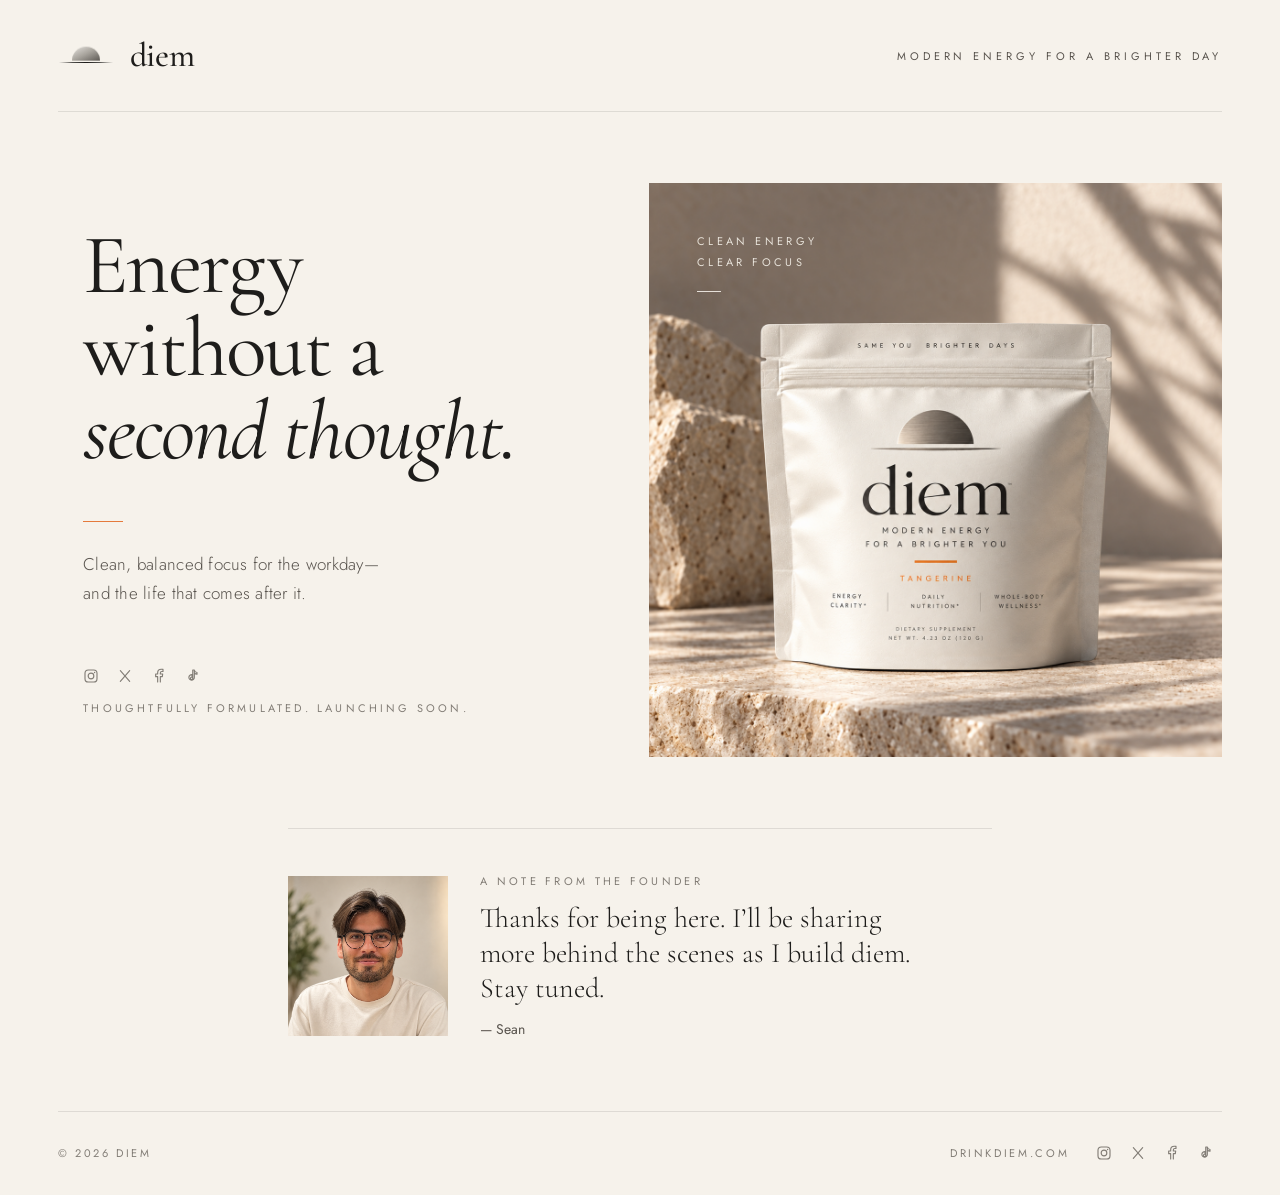
<file: index.html>
<!DOCTYPE html>
<html lang="en">
<head>
  <meta charset="utf-8">
  <meta name="viewport" content="width=device-width, initial-scale=1">

  <title>diem — Energy without a second thought</title>
  <meta name="description" content="Clean, balanced energy for demanding days—thoughtfully formulated without the usual trade-offs. Launching soon.">
  <meta name="theme-color" content="#F4EFE7">
  <link rel="canonical" href="https://drinkdiem.com/">

  <!-- Link previews (iMessage, Slack, LinkedIn, X) -->
  <meta property="og:type" content="website">
  <meta property="og:url" content="https://drinkdiem.com/">
  <meta property="og:title" content="diem — Energy without a second thought">
  <meta property="og:description" content="Clean, balanced energy for demanding days—thoughtfully formulated without the usual trade-offs. Launching soon.">
  <meta property="og:image" content="https://drinkdiem.com/assets/og.jpg">
  <meta name="twitter:card" content="summary_large_image">

  <link rel="icon" href="data:image/svg+xml,%3Csvg xmlns='http://www.w3.org/2000/svg' viewBox='0 0 64 64'%3E%3Crect width='64' height='64' rx='14' fill='%23F4EFE7'/%3E%3Cpath d='M15 38a17 17 0 0 1 34 0z' fill='%239A958E'/%3E%3Crect x='8' y='42' width='48' height='2.5' rx='1.25' fill='%231E1D1B'/%3E%3C/svg%3E">

  <link rel="preconnect" href="https://fonts.googleapis.com">
  <link rel="preconnect" href="https://fonts.gstatic.com" crossorigin>
  <link rel="stylesheet" href="https://fonts.googleapis.com/css2?family=Cormorant+Garamond:ital,wght@0,400;0,500;1,400&family=Jost:wght@300;400;500&display=swap">
  <link rel="stylesheet" href="styles.css">
  <script src="script.js" defer></script>

  <script type="application/ld+json">
    {
      "@context": "https://schema.org",
      "@type": "Organization",
      "name": "diem",
      "url": "https://drinkdiem.com/",
      "sameAs": [
        "https://www.instagram.com/trydiem",
        "https://x.com/trydiem",
        "https://www.facebook.com/drinkdiem/",
        "https://www.tiktok.com/@trydiem"
      ]
    }
  </script>
</head>
<body>
  <div class="page">

    <header class="site-header">
      <div class="brand">
        <!-- Sunrise mark: brushed-silver sun rising above a thin horizon -->
        <svg class="sun" viewBox="0 0 120 56" aria-hidden="true">
          <defs>
            <linearGradient id="silver" x1="0" y1="0" x2="1" y2="1">
              <stop offset="0" stop-color="#E6E3DE"/>
              <stop offset="0.5" stop-color="#A9A59E"/>
              <stop offset="1" stop-color="#5E5A55"/>
            </linearGradient>
            <clipPath id="above-horizon">
              <rect x="0" y="0" width="120" height="41"/>
            </clipPath>
          </defs>
          <g clip-path="url(#above-horizon)">
            <path class="sun-disc" d="M30 40a30 30 0 0 1 60 0z" fill="url(#silver)"/>
          </g>
          <path d="M2 44 Q60 41.6 118 44 Q60 46.4 2 44z" fill="#1E1D1B"/>
        </svg>
        <p class="wordmark">diem</p>
      </div>
      <p class="label tagline">Modern energy<span class="tagline-rest"> for a brighter day</span></p>
    </header>

    <main>
    <div class="hero">

      <div class="hero-copy">
        <!-- <p class="label eyebrow">Energy, reconsidered</p> -->

        <h1 class="headline">Energy without a <em>second thought.</em></h1>

        <span class="accent-rule" aria-hidden="true"></span>

        <p class="lede">Clean, balanced focus for the workday—and the life that comes after it.</p>

        <div class="signup" id="signup">
          <!-- Beehiiv subscribe form (styled in Beehiiv's form editor) -->
          <script async src="https://subscribe-forms.beehiiv.com/v3/loader.js" data-beehiiv-form="f92ab9a2-17ba-4799-b804-cd3d86c9dcda"></script>

          <!-- Shown by script.js only if the form above doesn't load
               (opened as a local file instead of via a server, an ad
               blocker, or Beehiiv briefly down) — see README. -->
          <p class="signup-fallback" hidden>Signup is temporarily unavailable. Please check back shortly.</p>
        </div>

        <nav class="social-links signup-socials" aria-label="Follow diem on social media">
          <a href="https://www.instagram.com/trydiem" target="_blank" rel="noopener noreferrer" aria-label="Follow diem on Instagram">
            <svg viewBox="0 0 24 24" aria-hidden="true">
              <rect x="3" y="3" width="18" height="18" rx="5"/>
              <circle cx="12" cy="12" r="4.25"/>
              <circle class="social-icon-fill" cx="17.4" cy="6.7" r="1.1"/>
            </svg>
          </a>
          <a href="https://x.com/trydiem" target="_blank" rel="noopener noreferrer" aria-label="Follow diem on X">
            <svg viewBox="0 0 24 24" aria-hidden="true">
              <path d="M5 4l14 16M19 4L5 20"/>
            </svg>
          </a>
          <a href="https://www.facebook.com/drinkdiem/" target="_blank" rel="noopener noreferrer" aria-label="Follow diem on Facebook">
            <svg viewBox="0 0 24 24" aria-hidden="true">
              <path d="M14 21v-8h3l.5-4H14V7.4c0-1.2.4-2.1 2.2-2.1H18V2.1c-.7-.1-1.6-.2-2.7-.2-3.2 0-5.3 1.9-5.3 5.4V9H7v4h3v8"/>
            </svg>
          </a>
          <a href="https://www.tiktok.com/@trydiem" target="_blank" rel="noopener noreferrer" aria-label="Follow diem on TikTok">
            <svg viewBox="0 0 24 24" aria-hidden="true">
              <path d="M14 3v11.1a4.1 4.1 0 1 1-3.4-4V14a1.7 1.7 0 1 0 1 1.6V3h2.4c.4 2.1 1.7 3.4 4 3.8v2.5A7.4 7.4 0 0 1 14 7.8"/>
            </svg>
          </a>
        </nav>

        <p class="label note">Thoughtfully formulated. Launching soon.</p>
      </div>

      <!-- Product photo. Swap the file in --image. If it is missing, the
           page shows a quiet CSS fallback instead of a broken image. -->
      <div class="hero-visual">
        <div class="photo photo-main"
             style="--image: url('diem.png')"
             role="img"
             aria-label="A pouch of diem modern energy supplement on warm, sunlit stone">
          <p class="label photo-caption">Clean Energy<br>Clear Focus</p>
        </div>
      </div>

    </div>

    <section class="founder-note" aria-label="A note from the Founder">
      <img class="founder-photo" src="founder.png" alt="Sean, founder of diem" width="1254" height="1254" loading="lazy" decoding="async">
      <div class="founder-copy">
        <p class="label founder-eyebrow">A note from the Founder</p>
        <p class="founder-message">Thanks for being here. I’ll be sharing more behind the scenes as I build diem. Stay tuned.</p>
        <p class="founder-signature">— Sean</p>
      </div>
    </section>
    </main>

    <footer class="site-footer">
      <p class="label">&copy; 2026 diem</p>
      <div class="footer-end">
        <p class="label domain">drinkdiem.com</p>
        <nav class="social-links" aria-label="Follow diem">
          <a href="https://www.instagram.com/trydiem" target="_blank" rel="noopener noreferrer" aria-label="Follow diem on Instagram">
            <svg viewBox="0 0 24 24" aria-hidden="true">
              <rect x="3" y="3" width="18" height="18" rx="5"/>
              <circle cx="12" cy="12" r="4.25"/>
              <circle class="social-icon-fill" cx="17.4" cy="6.7" r="1.1"/>
            </svg>
          </a>
          <a href="https://x.com/trydiem" target="_blank" rel="noopener noreferrer" aria-label="Follow diem on X">
            <svg viewBox="0 0 24 24" aria-hidden="true">
              <path d="M5 4l14 16M19 4L5 20"/>
            </svg>
          </a>
          <a href="https://www.facebook.com/drinkdiem/" target="_blank" rel="noopener noreferrer" aria-label="Follow diem on Facebook">
            <svg viewBox="0 0 24 24" aria-hidden="true">
              <path d="M14 21v-8h3l.5-4H14V7.4c0-1.2.4-2.1 2.2-2.1H18V2.1c-.7-.1-1.6-.2-2.7-.2-3.2 0-5.3 1.9-5.3 5.4V9H7v4h3v8"/>
            </svg>
          </a>
          <a href="https://www.tiktok.com/@trydiem" target="_blank" rel="noopener noreferrer" aria-label="Follow diem on TikTok">
            <svg viewBox="0 0 24 24" aria-hidden="true">
              <path d="M14 3v11.1a4.1 4.1 0 1 1-3.4-4V14a1.7 1.7 0 1 0 1 1.6V3h2.4c.4 2.1 1.7 3.4 4 3.8v2.5A7.4 7.4 0 0 1 14 7.8"/>
            </svg>
          </a>
        </nav>
      </div>
    </footer>

  </div>
</body>
</html>
</file>
<file: styles.css>
/* ==========================================================================
   diem — coming soon
   Edit colors and fonts in :root below.
   ========================================================================== */

:root {
  /* Palette */
  --ivory:        #F6F2EB;  /* page background */
  --charcoal:     #1E1D1B;  /* primary text */
  --ink-soft:     #59544E;  /* supporting copy */
  --muted:        #827D76;  /* small print */
  --tangerine:    #E57A3C;  /* restrained accent */
  --line:         rgba(30, 29, 27, 0.11);

  /* Type */
  --serif: "Cormorant Garamond", "Cormorant", Garamond, "Times New Roman", serif;
  --sans:  "Jost", "Helvetica Neue", Arial, sans-serif;

  /* Spacing */
  --gutter: clamp(1.5rem, 4.5vw, 4.5rem);
  --col-gap: clamp(4.5rem, 8vw, 8.5rem);
}

*,
*::before,
*::after {
  box-sizing: border-box;
}

html {
  color-scheme: light;
  -webkit-text-size-adjust: 100%;
}

body {
  margin: 0;
  background: var(--ivory);
  color: var(--charcoal);
  font-family: var(--sans);
  font-weight: 300;
  -webkit-font-smoothing: antialiased;
  -moz-osx-font-smoothing: grayscale;
}

p,
h1 {
  margin: 0;
}

::selection {
  background: rgba(229, 122, 60, 0.2);
}

/* Small tracked capitals used for tagline, eyebrow, captions and footer */
.label {
  font-size: 0.6875rem;
  font-weight: 400;
  letter-spacing: 0.3em;
  text-transform: uppercase;
}

/* Layout ------------------------------------------------------------------ */

.page {
  display: grid;
  grid-template-rows: auto 1fr auto;
  min-height: 100vh;
  min-height: 100svh;
  max-width: 1720px;
  margin: 0 auto;
  padding-inline: var(--gutter);
}

/* Header ------------------------------------------------------------------ */

.site-header {
  display: flex;
  align-items: center;
  justify-content: space-between;
  gap: 1.5rem;
  height: 7rem;
  border-bottom: 1px solid var(--line);
}

.brand {
  display: flex;
  align-items: center;
  gap: 1rem;
}

.sun {
  display: block;
  width: 3.5rem;
  height: auto;
}

.sun-disc {
  animation: rise 2.4s cubic-bezier(0.2, 0.7, 0.1, 1) both;
}

/* Starts half-risen, so the mark still reads if the animation never runs */
@keyframes rise {
  from { transform: translateY(14px); }
  to   { transform: translateY(0); }
}

.wordmark {
  font-family: var(--serif);
  font-weight: 500;
  font-size: 2.125rem;
  line-height: 1;
  letter-spacing: -0.01em;
}

.tagline {
  color: var(--ink-soft);
  letter-spacing: 0.36em;
  text-align: right;
}

/* Hero -------------------------------------------------------------------- */

.hero {
  display: grid;
  grid-template-columns: minmax(0, 0.86fr) minmax(0, 1.14fr);
  column-gap: var(--col-gap);
  min-height: min(50rem, calc(100svh - 11.5rem));
}

.hero-copy {
  align-self: center;
  max-width: 39rem;
  padding-block: clamp(5rem, 9vh, 8rem);
  padding-left: clamp(0rem, 2vw, 2rem);
}

.eyebrow {
  display: flex;
  align-items: center;
  gap: 0.875rem;
  margin-bottom: 2.75rem;
  color: var(--ink-soft);
}

.eyebrow::before {
  content: "";
  width: 8px;
  height: 8px;
  border-radius: 50%;
  background: var(--tangerine);
}

.headline {
  max-width: 7.4em;
  font-family: var(--serif);
  font-weight: 400;
  font-size: clamp(4rem, 6.6vw, 6.75rem);
  line-height: 0.98;
  letter-spacing: -0.025em;
  text-wrap: balance;
}

.headline em {
  font-style: italic;
}

.accent-rule {
  display: block;
  width: 2.5rem;
  height: 1px;
  margin: 3rem 0 1.75rem;
  background: var(--tangerine);
}

.lede {
  max-width: 30ch;
  color: var(--ink-soft);
  font-size: clamp(1.0625rem, 1.3vw, 1.1875rem);
  line-height: 1.7;
  letter-spacing: 0.015em;
}

.signup {
  width: 100%;
  max-width: 29.375rem;
  margin-top: 3.25rem;
}

/* Beehiiv embed: stretch to the column and drop any default chrome */
.signup iframe {
  display: block;
  width: 100% !important;
  max-width: 100% !important;
  margin: 0 !important;
  border: 0;
  background: transparent;
}

.note {
  margin-top: 1.125rem;
  color: var(--muted);
  letter-spacing: 0.29em;
}

/* Shown by script.js if the Beehiiv embed doesn't load.
   :not([hidden]) (rather than a bare .signup-fallback rule) matters here:
   the class selector alone ties in specificity with the UA stylesheet's
   [hidden] { display: none }, and — since author CSS applies after the
   UA sheet — the tie would go to this rule, defeating `hidden` entirely. */
.signup-fallback:not([hidden]) {
  display: flex;
  align-items: center;
  height: 3.5rem;
  padding: 0 1.125rem;
  border: 1px solid var(--line);
  color: var(--muted);
  font-size: 0.875rem;
  font-weight: 400;
  letter-spacing: 0.02em;
}

/* Photos ------------------------------------------------------------------ */

.hero-visual {
  position: relative;
  display: flex;
  align-items: center;
  justify-content: flex-end;
  padding-block: clamp(4rem, 7vh, 6.5rem);
}

.photo {
  background-color: #D9CFC2;
  background-image: var(--image, none);
  background-size: cover;
  background-repeat: no-repeat;
}

/* Layers, top to bottom: photo, then a quiet CSS sunrise that shows only
   if the photo is missing (sea, sun, sky). */
.photo-main {
  position: relative;
  width: min(100%, 43rem);
  aspect-ratio: 1;
  background-color: #E6E0D6;
  background-image:
    var(--image, none),
    linear-gradient(to bottom, transparent 64%, #D5CEC4 64%, #CBC4BA 100%),
    radial-gradient(circle at 50% 64%, #F6E3D0 0 11%, transparent 11.2%),
    linear-gradient(to bottom, #ECE7DF 0%, #EFDFCF 64%);
  background-size: cover, 100% 100%, 100% 100%, 100% 100%;
  background-position: center, center, center, center;
}

.photo-caption {
  position: absolute;
  top: clamp(1.5rem, 4vw, 3rem);
  left: clamp(1.5rem, 4vw, 3rem);
  max-width: 11rem;
  color: rgba(246, 242, 235, 0.88);
  font-size: 0.6875rem;
  line-height: 1.9;
  letter-spacing: 0.31em;
}

.photo-caption::after {
  content: "";
  display: block;
  width: 1.5rem;
  height: 1px;
  margin-top: 1.125rem;
  background: currentColor;
}

/* A small personal note below the product story -------------------------- */

.founder-note {
  display: grid;
  grid-template-columns: 10rem minmax(0, 1fr);
  align-items: center;
  gap: 2rem;
  width: min(100%, 44rem);
  margin: 0 auto;
  padding: 2.75rem 0 4.5rem;
  border-top: 1px solid var(--line);
}

.founder-photo {
  display: block;
  width: 10rem;
  height: 10rem;
  object-fit: cover;
}

.founder-eyebrow {
  margin-bottom: 0.75rem;
  color: var(--muted);
}

.founder-message {
  max-width: 35ch;
  font-family: var(--serif);
  font-size: clamp(1.5rem, 2.2vw, 1.875rem);
  line-height: 1.25;
}

.founder-signature {
  margin-top: 0.75rem;
  color: var(--ink-soft);
  font-size: 0.875rem;
  font-weight: 400;
}

/* Footer ------------------------------------------------------------------ */

.site-footer {
  display: grid;
  grid-template-columns: minmax(0, 1fr) auto;
  align-items: center;
  min-height: 5.25rem;
  border-top: 1px solid var(--line);
  color: var(--muted);
}

.site-footer .label {
  letter-spacing: 0.24em;
}

.footer-end {
  display: flex;
  align-items: center;
  justify-self: end;
  gap: clamp(0.75rem, 1.5vw, 1.5rem);
}

.social-links {
  display: flex;
  align-items: center;
  gap: 0.125rem;
}

.social-links a {
  display: grid;
  place-items: center;
  width: 2rem;
  height: 2rem;
  border-radius: 50%;
  color: var(--muted);
  transition: color 160ms ease, background-color 160ms ease, transform 160ms ease;
}

.social-links a:hover {
  background: rgba(30, 29, 27, 0.06);
  color: var(--charcoal);
  transform: translateY(-1px);
}

.social-links a:active {
  transform: translateY(0);
}

.social-links a:focus-visible {
  outline: 1px solid var(--tangerine);
  outline-offset: 2px;
  color: var(--charcoal);
}

.social-links svg {
  display: block;
  width: 1rem;
  height: 1rem;
  fill: none;
  stroke: currentColor;
  stroke-width: 1.7;
  stroke-linecap: round;
  stroke-linejoin: round;
}

.social-links .social-icon-fill {
  fill: currentColor;
  stroke: none;
}

.signup-socials {
  width: max-content;
  margin-top: 0.5rem;
  margin-left: -0.5rem;
}

.signup-socials + .note {
  margin-top: 0.5rem;
}

/* Mid-size desktops: keep the form clear of the portrait */
@media (max-width: 1280px) {
  .signup { max-width: 26rem; }
  .hero { grid-template-columns: minmax(0, 0.92fr) minmax(0, 1.08fr); }
  .photo-main { width: min(100%, 38rem); }
}

/* Short desktop screens: tighten so everything fits in one view */
@media (min-width: 1121px) and (max-height: 800px) {
  .site-header { height: 5rem; }
  .site-footer { height: 3.75rem; }
  .hero { min-height: calc(100svh - 8.75rem); }
  .hero-copy { padding-block: 2.5rem; }
  .eyebrow { margin-bottom: 1.25rem; }
  .headline { font-size: clamp(3.625rem, 6vw, 5.25rem); }
  .accent-rule { margin: 1.75rem 0 1.25rem; }
  .signup { margin-top: 2rem; }
  .hero-visual { padding-block: 2.25rem; }
  .photo-main { width: min(100%, calc(100svh - 13rem)); }
}

/* Tablet & mobile: one column --------------------------------------------- */

@media (max-width: 1120px) {
  .page {
    min-height: 0;
  }

  .hero {
    grid-template-columns: minmax(0, 1fr);
    min-height: 0;
  }

  .hero-copy {
    max-width: 42rem;
    padding: clamp(5rem, 12vw, 8rem) 0 0;
  }

  .hero-visual {
    justify-content: flex-end;
    margin: clamp(5rem, 12vw, 8rem) 0 clamp(5.5rem, 14vw, 8rem);
    padding: 0;
  }

  .photo-main {
    width: min(92%, 42rem);
    aspect-ratio: 1;
  }

  .site-footer {
    grid-template-columns: minmax(0, 1fr) auto;
    height: auto;
    padding-block: 1.5rem 2rem;
  }
}

@media (max-width: 640px) {
  .site-header { height: 5rem; }
  .sun { width: 2rem; }
  .brand { gap: 0.625rem; }
  .wordmark { font-size: 1.6875rem; }
  .tagline { font-size: 0.625rem; letter-spacing: 0.28em; }
  .tagline-rest { display: none; }

  .label { font-size: 0.625rem; }
  .hero {
    display: flex;
    flex-direction: column;
  }
  .hero-copy { display: contents; }
  .eyebrow { margin-bottom: 2rem; }
  .headline {
    order: 1;
    margin-top: 4.5rem;
    font-size: clamp(3.5rem, 16vw, 4.5rem);
  }
  .accent-rule { order: 2; margin-top: 2.5rem; }
  .hero-visual { order: 3; margin: 3.5rem 0 0; }
  .lede { order: 4; max-width: 19.5rem; margin-top: 3rem; }
  .signup { order: 5; margin-top: 3.5rem; }
  .signup-socials { order: 6; }
  .note { order: 7; }
  .photo-main { width: 94%; }
  .photo-caption { top: 1.25rem; left: 1.25rem; font-size: 0.5625rem; }
  .founder-note {
    grid-template-columns: 6.5rem minmax(0, 1fr);
    align-items: start;
    gap: 1rem;
    margin-top: 4rem;
    padding: 2rem 0 3.5rem;
  }
  .founder-photo { width: 6.5rem; height: 100%; max-height: 16rem; }
  .founder-message { font-size: 1.5rem; }
  .domain { display: none; }
  .social-links { gap: 0.25rem; }
  .social-links a { width: 2.25rem; height: 2.25rem; }
}

@media (prefers-reduced-motion: reduce) {
  .sun-disc { animation: none; }
  .social-links a { transition: none; }
}
</file>
